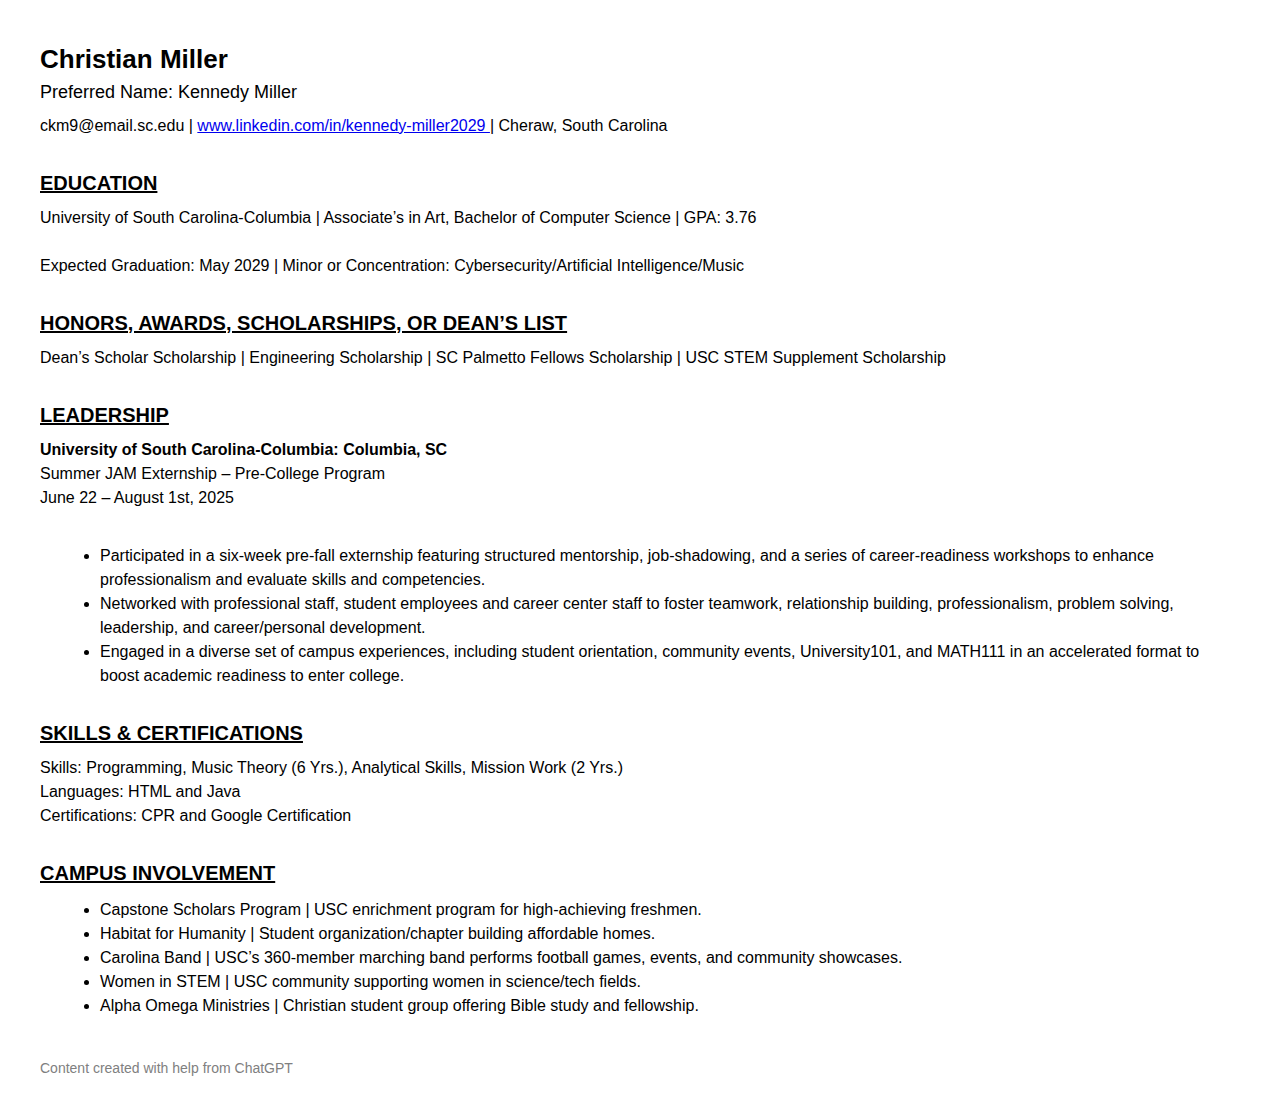
<file: resume.html>
<!DOCTYPE html>
<html lang="en">
<head>
  <meta charset="UTF-8">
  <title>Kennedy Miller – Resume</title>

  <style>
    body {
      font-family: Arial, Helvetica, sans-serif;
      margin: 40px;
      background: #ffffff;
      line-height: 1.5;
      text-align: left;      }

    .section {
      margin-bottom: 30px;
    }

    .section-title {
      font-size: 20px;
      font-weight: bold;
      text-transform: uppercase; 
      margin-bottom: 8px;
    }

    .content {
      font-size: 16px;
    }

    ul {
      margin: 10px 0 0 20px;
    }
  </style>
</head>

<body>

  <!-- NAME + CONTACT -->
  <div class="section">
    <div class="content" style="font-size: 26px; font-weight: bold;">
      Christian Miller
    </div>
    <div class="content" style="font-size: 18px;">
      Preferred Name: Kennedy Miller
    </div>
    <div class="content" style="margin-top: 8px;">
      ckm9@email.sc.edu |
      <a href="https://www.linkedin.com/in/kennedy-miller2029" target="_blank">
        www.linkedin.com/in/kennedy-miller2029
      </a> |
      Cheraw, South Carolina
    </div>
  </div>

  <!-- EDUCATION -->
  <div class="section">
    <div class="section-title"><u>Education</u></div>
    <div class="content">
      University of South Carolina-Columbia |
      Associate’s in Art, Bachelor of Computer Science | GPA: 3.76
      <br><br>
      Expected Graduation: May 2029 |
      Minor or Concentration: Cybersecurity/Artificial Intelligence/Music
    </div>
  </div>

  <!-- HONORS -->
  <div class="section">
    <div class="section-title"><u>Honors, Awards, Scholarships, or Dean’s List</u></div>
    <div class="content">
      Dean’s Scholar Scholarship |
      Engineering Scholarship |
      SC Palmetto Fellows Scholarship |
      USC STEM Supplement Scholarship
    </div>
  </div>

  <!-- LEADERSHIP -->
  <div class="section">
    <div class="section-title"><u>Leadership</u></div>
    <div class="content">
      <strong>University of South Carolina-Columbia: Columbia, SC</strong><br>
      Summer JAM Externship – Pre-College Program<br>
      June 22 – August 1st, 2025
      <br><br>
      <ul>
        <li>
          Participated in a six-week pre-fall externship featuring structured mentorship,
          job-shadowing, and a series of career-readiness workshops to enhance professionalism
          and evaluate skills and competencies.
        </li>

        <li>
          Networked with professional staff, student employees and career center staff to foster
          teamwork, relationship building, professionalism, problem solving, leadership, and
          career/personal development.
        </li>

        <li>
          Engaged in a diverse set of campus experiences, including student orientation,
          community events, University101, and MATH111 in an accelerated format to boost academic
          readiness to enter college.
        </li>
      </ul>
    </div>
  </div>

  <!-- SKILLS -->
  <div class="section">
    <div class="section-title"><u>Skills & Certifications</u></div>
    <div class="content">
      Skills: Programming, Music Theory (6 Yrs.), Analytical Skills, Mission Work (2 Yrs.)<br>
      Languages: HTML and Java<br>
      Certifications: CPR and Google Certification
    </div>
  </div>

  <!-- CAMPUS INVOLVEMENT -->
  <div class="section">
    <div class="section-title"><u>Campus Involvement</u></div>
    <div class="content">
      <ul>
        <li>Capstone Scholars Program | USC enrichment program for high-achieving freshmen.</li>
        <li>Habitat for Humanity | Student organization/chapter building affordable homes.</li>
        <li>
          Carolina Band | USC’s 360-member marching band performs football games, events, and
          community showcases.
        </li>
        <li>Women in STEM | USC community supporting women in science/tech fields.</li>
        <li>Alpha Omega Ministries | Christian student group offering Bible study and fellowship.</li>
      </ul>
    </div>
  </div>

  <footer style="margin-top: 40px; font-size: 14px; color: gray;">
    Content created with help from ChatGPT
  </footer>

</body>
</html>
</file>
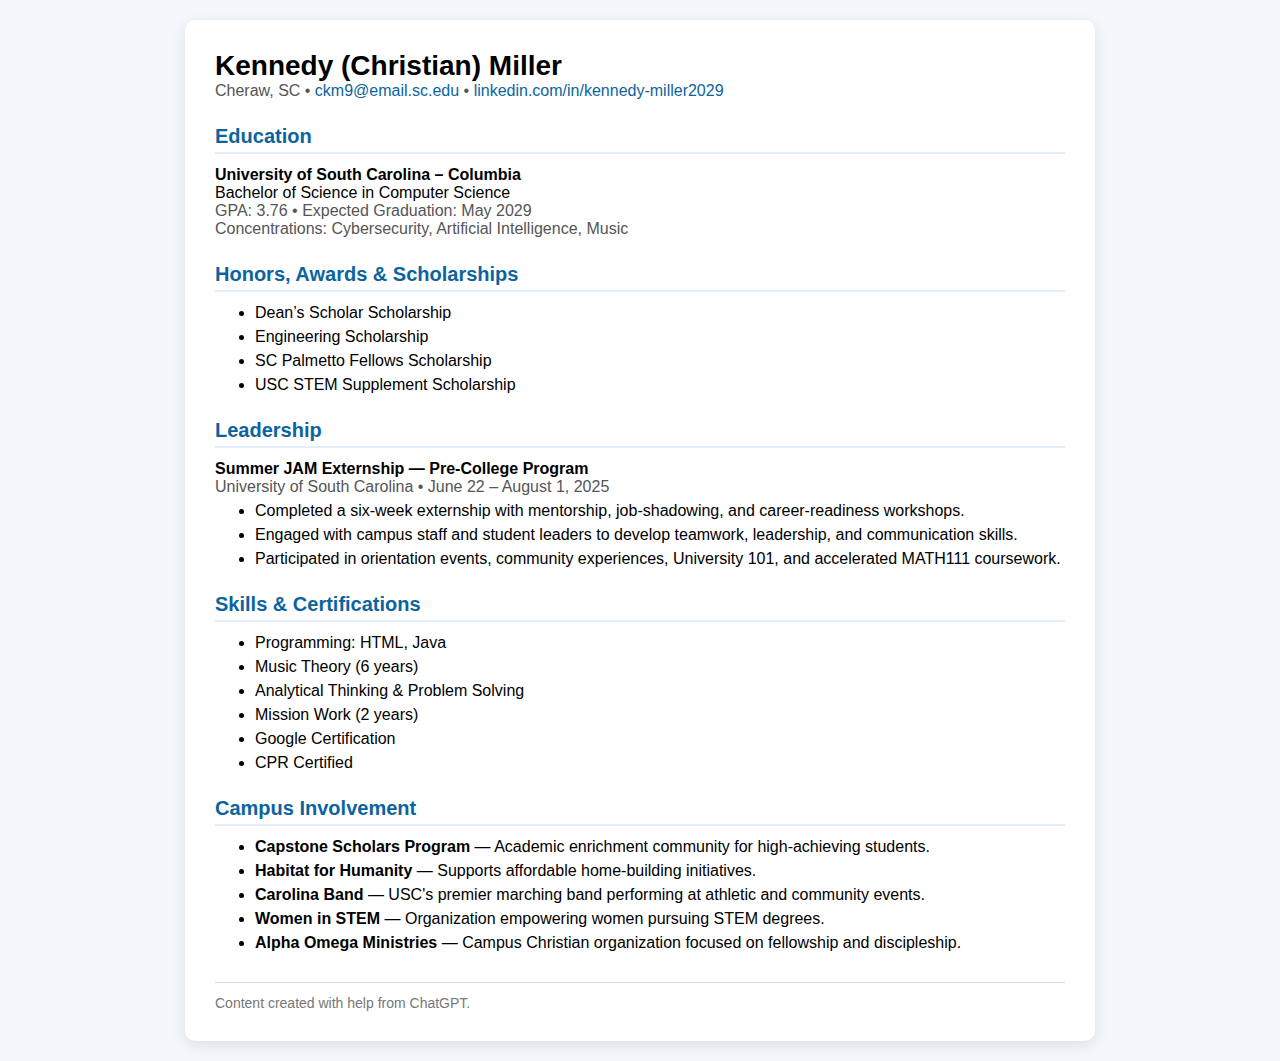
<file: files/resume.html>
<!-- this HTML content was created with help from ChatGPT -->

<!DOCTYPE html>
<html lang="en">
<head>
<meta charset="UTF-8">
<meta name="viewport" content="width=device-width, initial-scale=1.0">
<title>Resume – Kennedy Miller</title>

<style>
    body {
        font-family: Arial, Helvetica, sans-serif;
        background: #f4f7fb;
        margin: 0;
        padding: 20px;
    }

    .container {
        max-width: 850px;
        margin: auto;
        background: white;
        padding: 30px;
        border-radius: 10px;
        box-shadow: 0 4px 15px rgba(0,0,0,0.1);
    }

    .section {
        margin-bottom: 25px;
    }

    .section-title {
        font-size: 20px;
        font-weight: bold;
        color: #0b64a0;
        border-bottom: 2px solid #e3eefc;
        padding-bottom: 4px;
        margin-bottom: 12px;
    }

    ul {
        margin-top: 6px;
    }

    li {
        margin-bottom: 6px;
    }

    .header-name {
        font-size: 28px;
        font-weight: bold;
    }

    .muted {
        color: #555;
    }

    a {
        color: #0b64a0;
        text-decoration: none;
    }

    footer {
        margin-top: 30px;
        padding-top: 12px;
        border-top: 1px solid #ddd;
        font-size: 14px;
        color: #777;
    }
</style>
</head>

<body>
<div class="container">

    <!-- HEADER -->
    <div class="section">
        <div class="header-name">Kennedy (Christian) Miller</div>
        <div class="muted">
            Cheraw, SC • 
            <a href="mailto:ckm9@email.sc.edu">ckm9@email.sc.edu</a>
            • 
            <a href="https://www.linkedin.com/in/kennedy-miller2029" target="_blank">
                linkedin.com/in/kennedy-miller2029
            </a>
        </div>
    </div>

    <!-- EDUCATION -->
    <div class="section">
        <div class="section-title">Education</div>
        <strong>University of South Carolina – Columbia</strong><br>
        Bachelor of Science in Computer Science<br>
        <span class="muted">GPA: 3.76 • Expected Graduation: May 2029</span><br>
        <span class="muted">Concentrations: Cybersecurity, Artificial Intelligence, Music</span>
    </div>

    <!-- HONORS -->
    <div class="section">
        <div class="section-title">Honors, Awards & Scholarships</div>
        <ul>
            <li>Dean’s Scholar Scholarship</li>
            <li>Engineering Scholarship</li>
            <li>SC Palmetto Fellows Scholarship</li>
            <li>USC STEM Supplement Scholarship</li>
        </ul>
    </div>

    <!-- LEADERSHIP -->
    <div class="section">
        <div class="section-title">Leadership</div>

        <strong>Summer JAM Externship — Pre-College Program</strong><br>
        <span class="muted">University of South Carolina • June 22 – August 1, 2025</span>

        <ul>
            <li>Completed a six-week externship with mentorship, job-shadowing, and career-readiness workshops.</li>
            <li>Engaged with campus staff and student leaders to develop teamwork, leadership, and communication skills.</li>
            <li>Participated in orientation events, community experiences, University 101, and accelerated MATH111 coursework.</li>
        </ul>
    </div>

    <!-- SKILLS -->
    <div class="section">
        <div class="section-title">Skills & Certifications</div>
        <ul>
            <li>Programming: HTML, Java</li>
            <li>Music Theory (6 years)</li>
            <li>Analytical Thinking & Problem Solving</li>
            <li>Mission Work (2 years)</li>
            <li>Google Certification</li>
            <li>CPR Certified</li>
        </ul>
    </div>

    <!-- INVOLVEMENT -->
    <div class="section">
        <div class="section-title">Campus Involvement</div>
        <ul>
            <li><strong>Capstone Scholars Program</strong> — Academic enrichment community for high-achieving students.</li>
            <li><strong>Habitat for Humanity</strong> — Supports affordable home-building initiatives.</li>
            <li><strong>Carolina Band</strong> — USC's premier marching band performing at athletic and community events.</li>
            <li><strong>Women in STEM</strong> — Organization empowering women pursuing STEM degrees.</li>
            <li><strong>Alpha Omega Ministries</strong> — Campus Christian organization focused on fellowship and discipleship.</li>
        </ul>
    </div>

    <!-- FOOTER WITH REQUIRED AI ATTRIBUTION -->
    <footer>
        Content created with help from ChatGPT.
    </footer>

</div>
</body>
</html>
</file>
